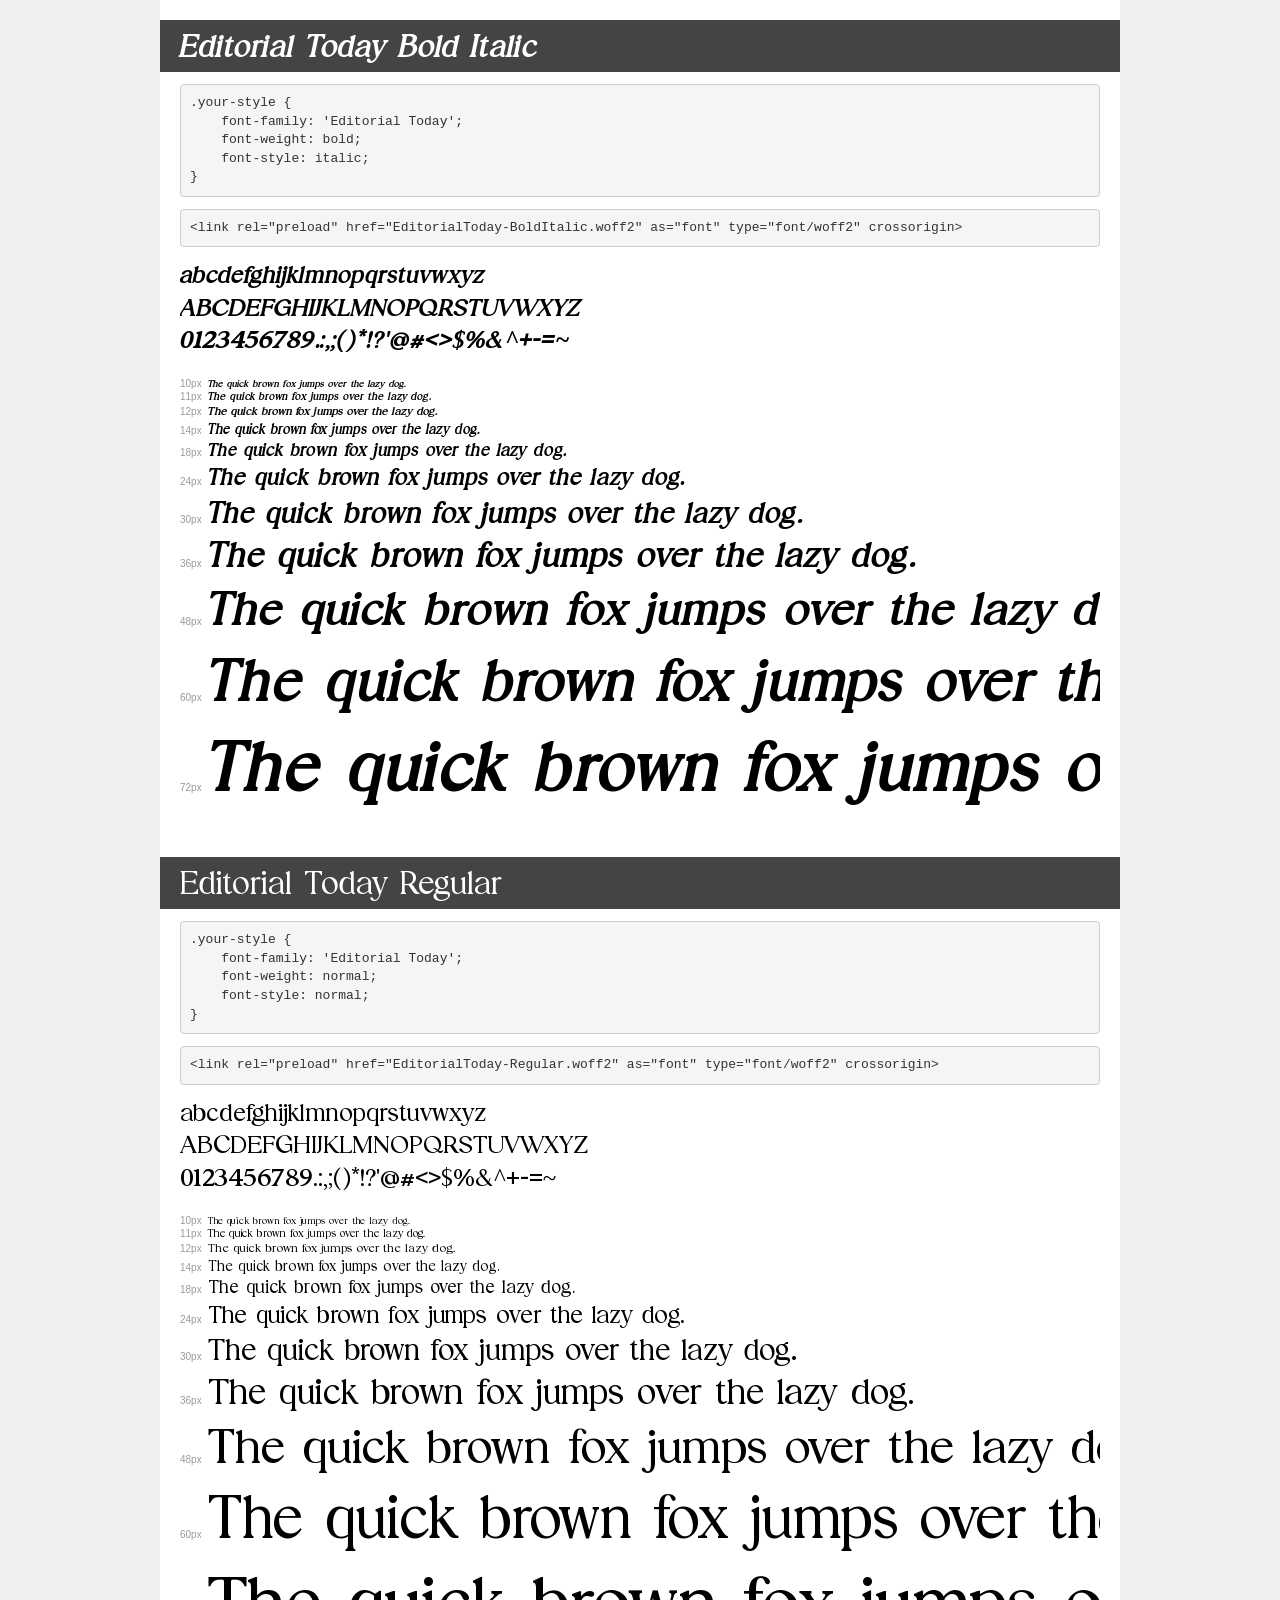
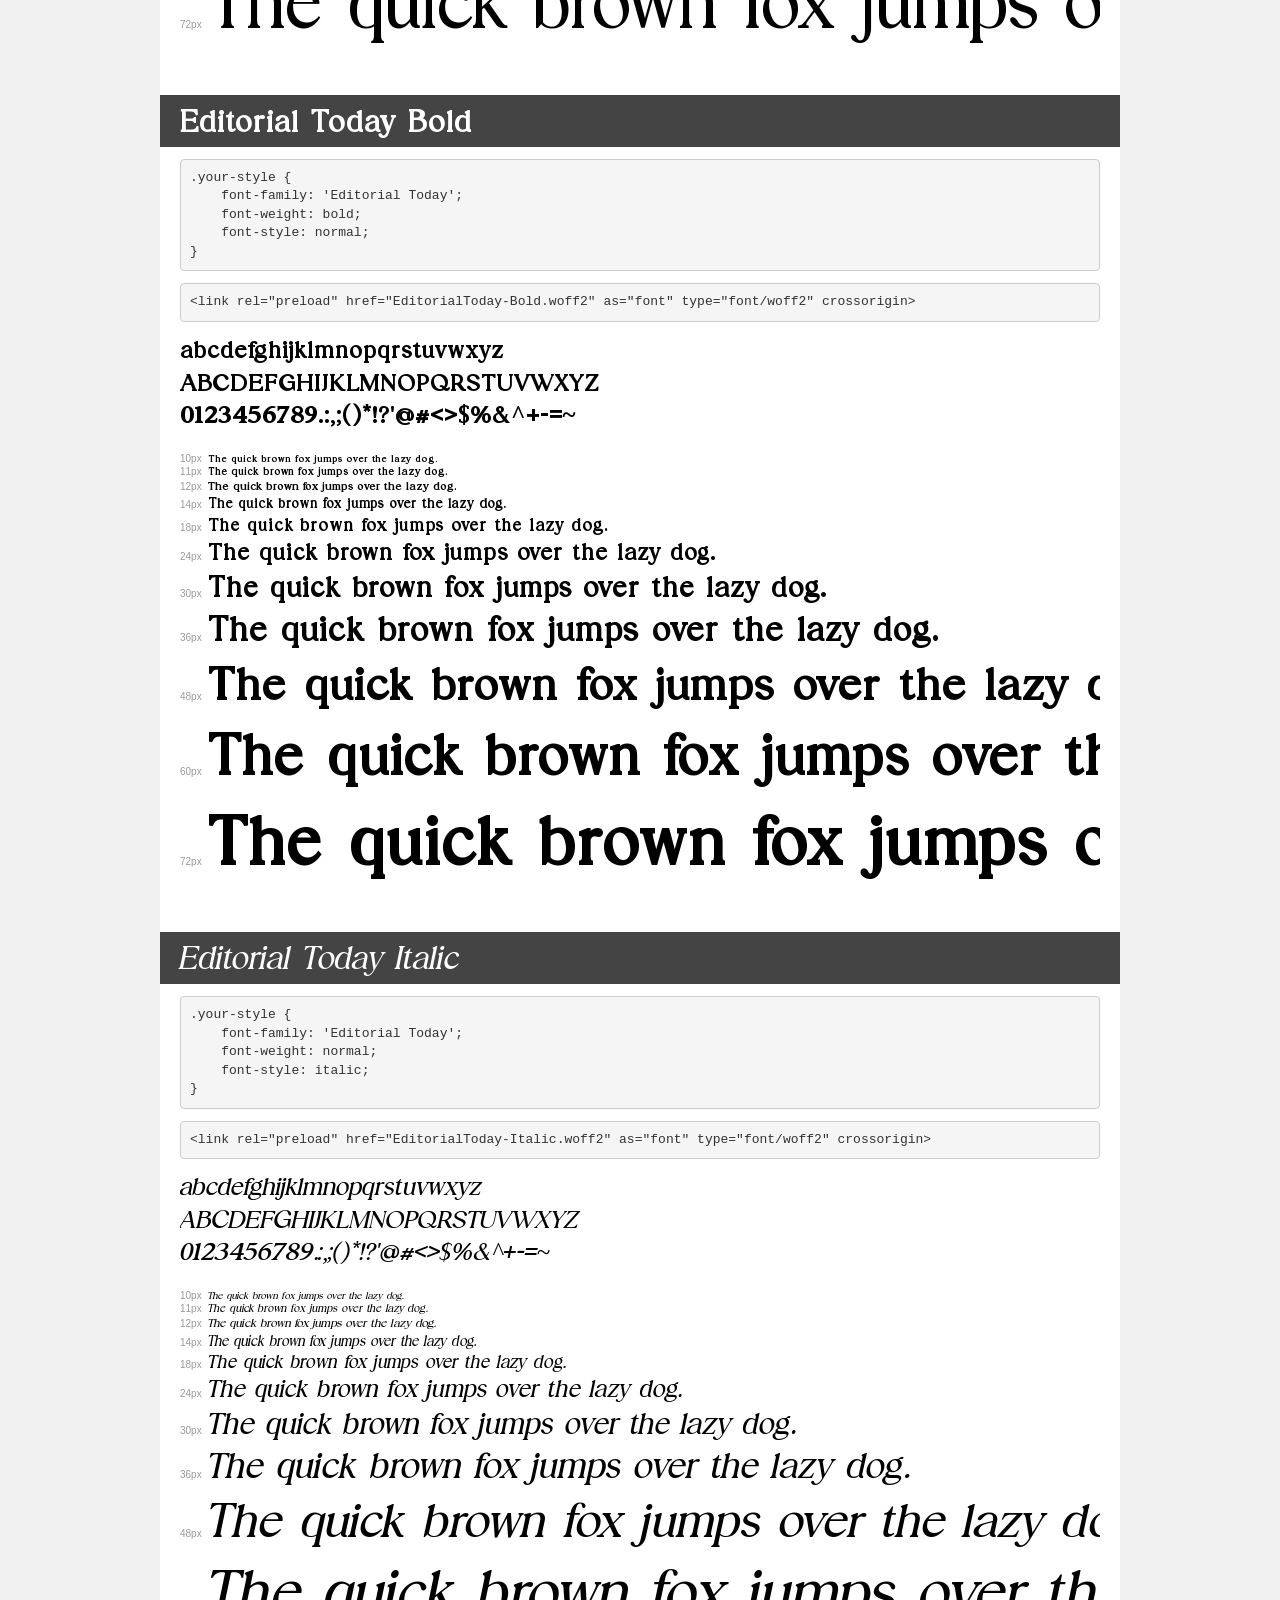
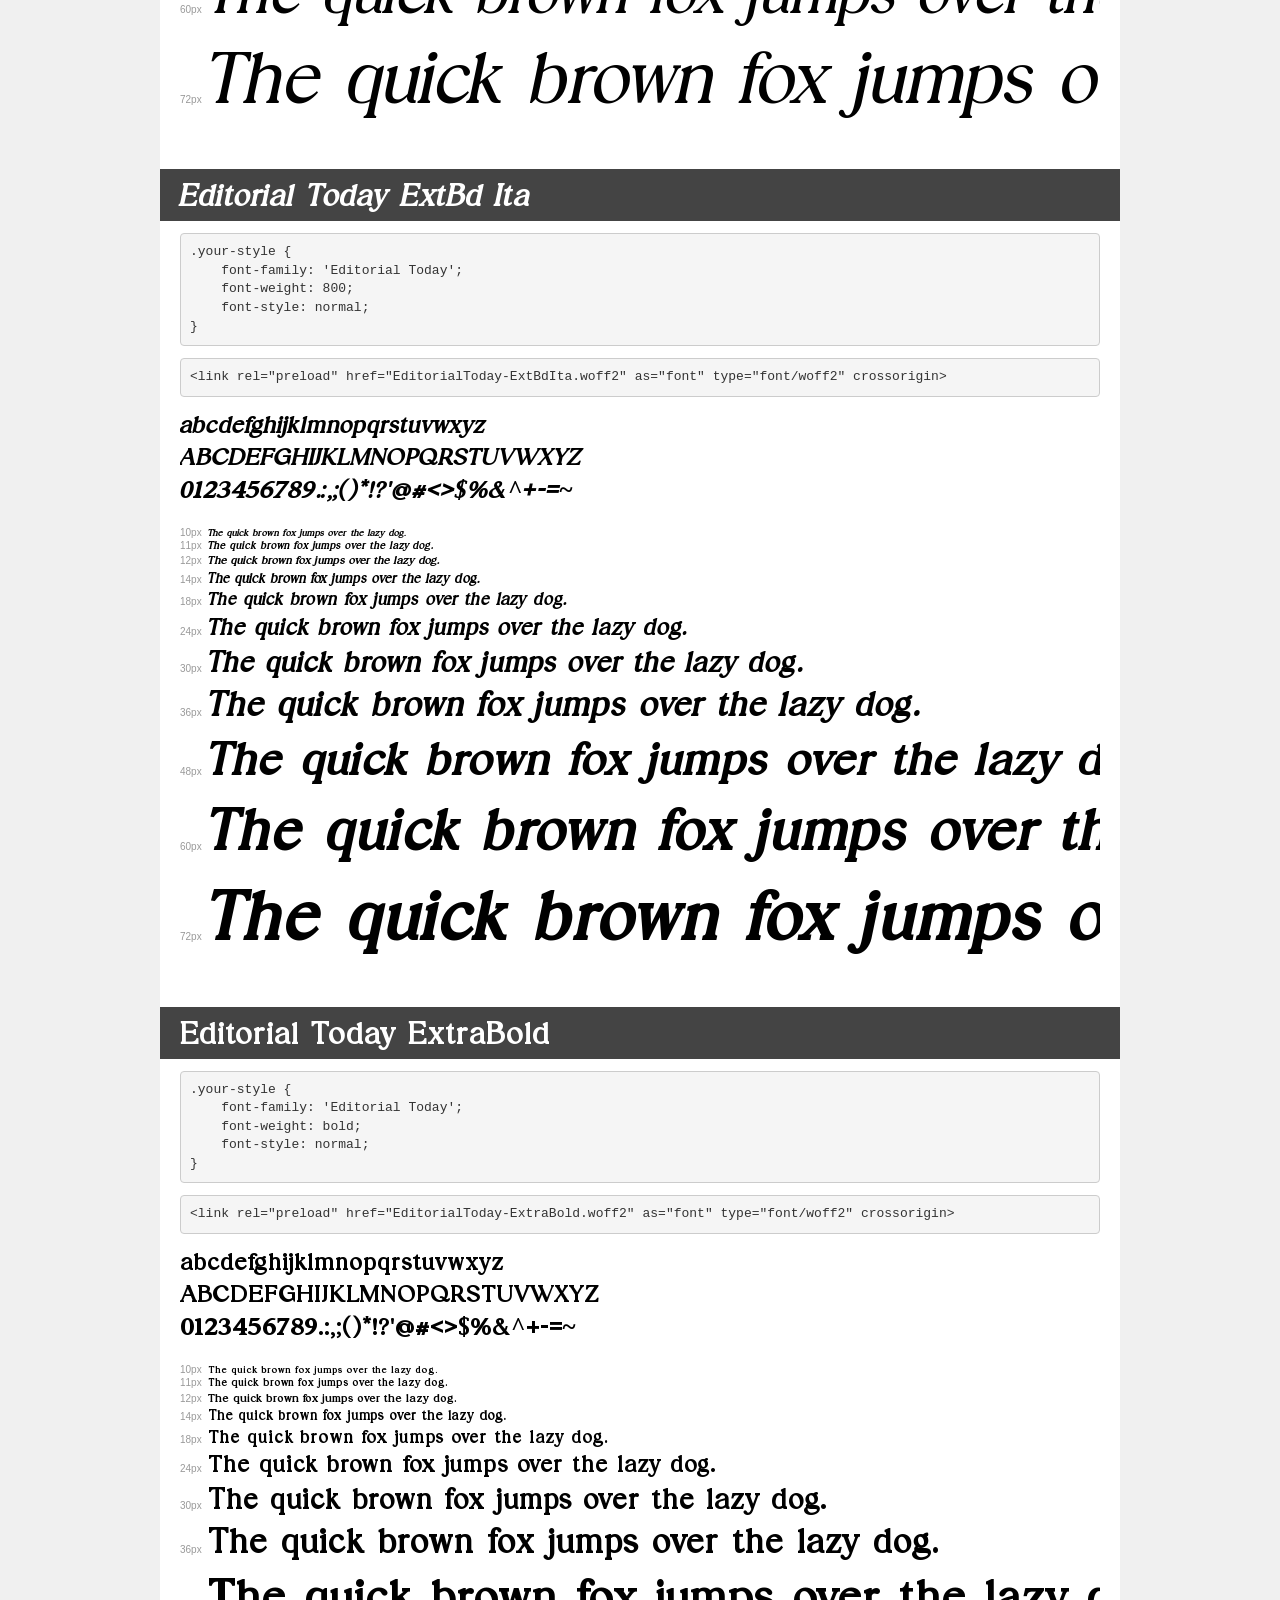
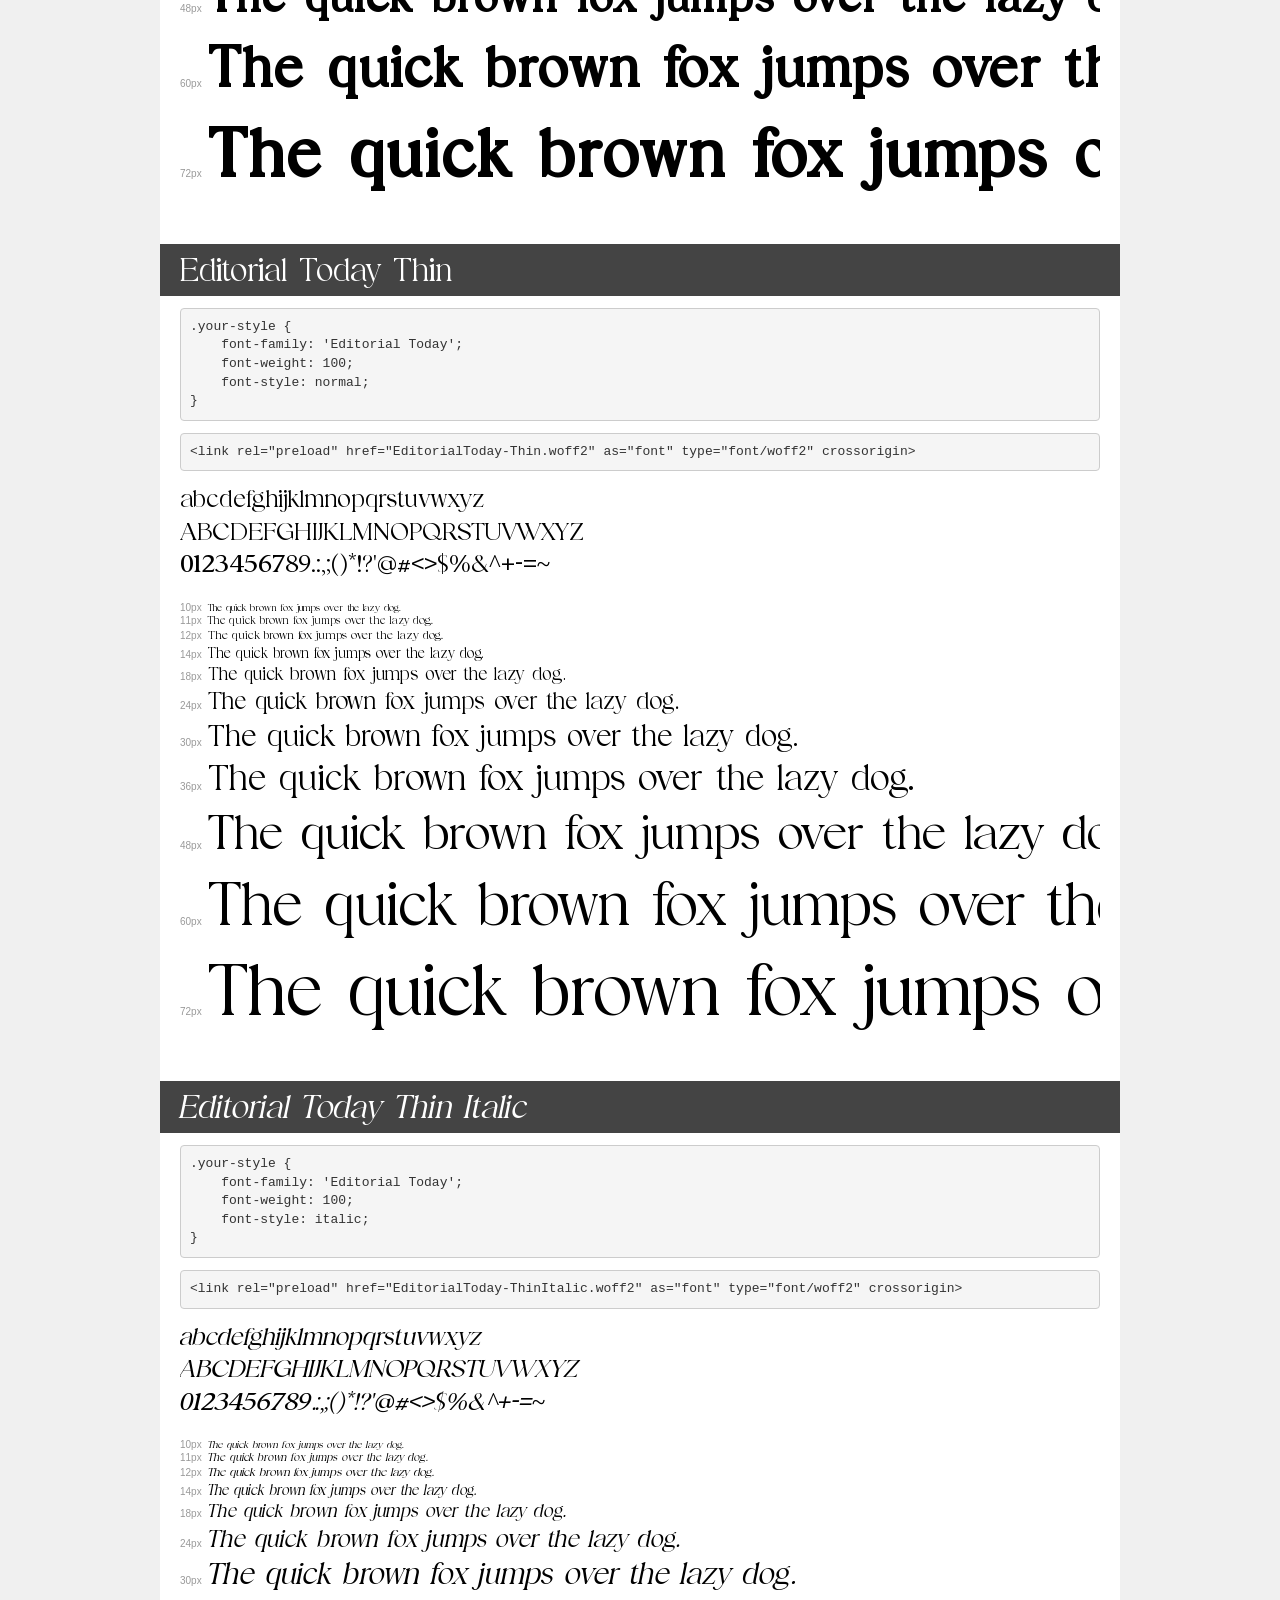
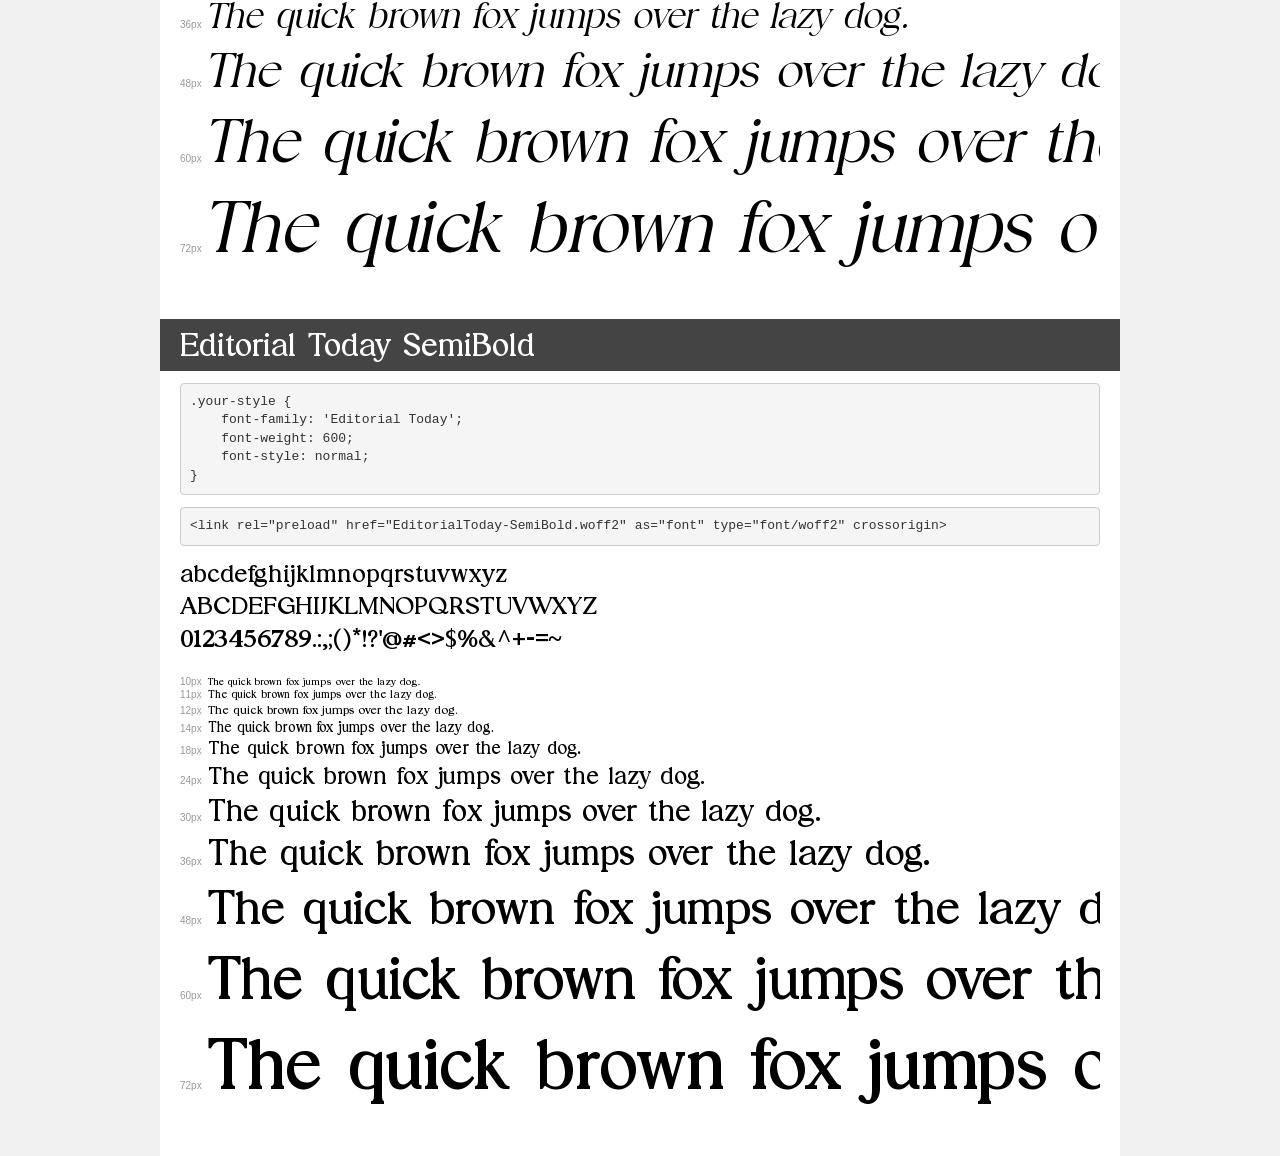
<file: fonts/editorial-today/demo.html>
<!DOCTYPE html>
<html lang="en">
<head>
    <meta charset="utf-8">
    <meta http-equiv="X-UA-Compatible" content="IE=edge">
    <meta name="viewport" content="width=device-width, initial-scale=1">
    <meta name="robots" content="noindex, noarchive">
    <meta name="format-detection" content="telephone=no">
    <title>Transfonter demo</title>
    <link href="stylesheet.css" rel="stylesheet">
    <style>
        /*
        http://meyerweb.com/eric/tools/css/reset/
        v2.0 | 20110126
        License: none (public domain)
        */
        html, body, div, span, applet, object, iframe,
        h1, h2, h3, h4, h5, h6, p, blockquote, pre,
        a, abbr, acronym, address, big, cite, code,
        del, dfn, em, img, ins, kbd, q, s, samp,
        small, strike, strong, sub, sup, tt, var,
        b, u, i, center,
        dl, dt, dd, ol, ul, li,
        fieldset, form, label, legend,
        table, caption, tbody, tfoot, thead, tr, th, td,
        article, aside, canvas, details, embed,
        figure, figcaption, footer, header, hgroup,
        menu, nav, output, ruby, section, summary,
        time, mark, audio, video {
            margin: 0;
            padding: 0;
            border: 0;
            font-size: 100%;
            font: inherit;
            vertical-align: baseline;
        }
        /* HTML5 display-role reset for older browsers */
        article, aside, details, figcaption, figure,
        footer, header, hgroup, menu, nav, section {
            display: block;
        }
        body {
            line-height: 1;
        }
        ol, ul {
            list-style: none;
        }
        blockquote, q {
            quotes: none;
        }
        blockquote:before, blockquote:after,
        q:before, q:after {
            content: '';
            content: none;
        }
        table {
            border-collapse: collapse;
            border-spacing: 0;
        }
        /* demo styles */
        body {
            background: #f0f0f0;
            color: #000;
        }
        .page {
            background: #fff;
            width: 920px;
            margin: 0 auto;
            padding: 20px 20px 0 20px;
            overflow: hidden;
        }
        .font-container {
            overflow-x: auto;
            overflow-y: hidden;
            margin-bottom: 40px;
            line-height: 1.3;
            white-space: nowrap;
            padding-bottom: 5px;
        }
        h1 {
            position: relative;
            background: #444;
            font-size: 32px;
            color: #fff;
            padding: 10px 20px;
            margin: 0 -20px 12px -20px;
        }
        .letters {
            font-size: 25px;
            margin-bottom: 20px;
        }
        .s10:before {
            content: '10px';
        }
        .s11:before {
            content: '11px';
        }
        .s12:before {
            content: '12px';
        }
        .s14:before {
            content: '14px';
        }
        .s18:before {
            content: '18px';
        }
        .s24:before {
            content: '24px';
        }
        .s30:before {
            content: '30px';
        }
        .s36:before {
            content: '36px';
        }
        .s48:before {
            content: '48px';
        }
        .s60:before {
            content: '60px';
        }
        .s72:before {
            content: '72px';
        }
        .s10:before, .s11:before, .s12:before, .s14:before,
        .s18:before, .s24:before, .s30:before, .s36:before,
        .s48:before, .s60:before, .s72:before {
            font-family: Arial, sans-serif;
            font-size: 10px;
            font-weight: normal;
            font-style: normal;
            color: #999;
            padding-right: 6px;
        }
        pre {
            display: block;
            padding: 9px;
            margin: 0 0 12px;
            font-family: Monaco, Menlo, Consolas, "Courier New", monospace;
            font-size: 13px;
            line-height: 1.428571429;
            color: #333;
            font-weight: normal;
            font-style: normal;
            background-color: #f5f5f5;
            border: 1px solid #ccc;
            overflow-x: auto;
            border-radius: 4px;
        }
        /* responsive */
        @media (max-width: 959px) {
            .page {
                width: auto;
                margin: 0;
            }
        }
    </style>
</head>
<body>
<div class="page">
    <div class="demo">
        <h1 style="font-family: 'Editorial Today'; font-weight: bold; font-style: italic;">Editorial Today Bold Italic</h1>
        <pre title="Usage">.your-style {
    font-family: 'Editorial Today';
    font-weight: bold;
    font-style: italic;
}</pre>
        <pre title="Preload (optional)">
&lt;link rel=&quot;preload&quot; href=&quot;EditorialToday-BoldItalic.woff2&quot; as=&quot;font&quot; type=&quot;font/woff2&quot; crossorigin&gt;</pre>
        <div class="font-container" style="font-family: 'Editorial Today'; font-weight: bold; font-style: italic;">
            <p class="letters">
                abcdefghijklmnopqrstuvwxyz<br>
ABCDEFGHIJKLMNOPQRSTUVWXYZ<br>
                0123456789.:,;()*!?'@#&lt;&gt;$%&^+-=~
            </p>
            <p class="s10" style="font-size: 10px;">The quick brown fox jumps over the lazy dog.</p>
            <p class="s11" style="font-size: 11px;">The quick brown fox jumps over the lazy dog.</p>
            <p class="s12" style="font-size: 12px;">The quick brown fox jumps over the lazy dog.</p>
            <p class="s14" style="font-size: 14px;">The quick brown fox jumps over the lazy dog.</p>
            <p class="s18" style="font-size: 18px;">The quick brown fox jumps over the lazy dog.</p>
            <p class="s24" style="font-size: 24px;">The quick brown fox jumps over the lazy dog.</p>
            <p class="s30" style="font-size: 30px;">The quick brown fox jumps over the lazy dog.</p>
            <p class="s36" style="font-size: 36px;">The quick brown fox jumps over the lazy dog.</p>
            <p class="s48" style="font-size: 48px;">The quick brown fox jumps over the lazy dog.</p>
            <p class="s60" style="font-size: 60px;">The quick brown fox jumps over the lazy dog.</p>
            <p class="s72" style="font-size: 72px;">The quick brown fox jumps over the lazy dog.</p>
        </div>
    </div>

    <div class="demo">
        <h1 style="font-family: 'Editorial Today'; font-weight: normal; font-style: normal;">Editorial Today Regular</h1>
        <pre title="Usage">.your-style {
    font-family: 'Editorial Today';
    font-weight: normal;
    font-style: normal;
}</pre>
        <pre title="Preload (optional)">
&lt;link rel=&quot;preload&quot; href=&quot;EditorialToday-Regular.woff2&quot; as=&quot;font&quot; type=&quot;font/woff2&quot; crossorigin&gt;</pre>
        <div class="font-container" style="font-family: 'Editorial Today'; font-weight: normal; font-style: normal;">
            <p class="letters">
                abcdefghijklmnopqrstuvwxyz<br>
ABCDEFGHIJKLMNOPQRSTUVWXYZ<br>
                0123456789.:,;()*!?'@#&lt;&gt;$%&^+-=~
            </p>
            <p class="s10" style="font-size: 10px;">The quick brown fox jumps over the lazy dog.</p>
            <p class="s11" style="font-size: 11px;">The quick brown fox jumps over the lazy dog.</p>
            <p class="s12" style="font-size: 12px;">The quick brown fox jumps over the lazy dog.</p>
            <p class="s14" style="font-size: 14px;">The quick brown fox jumps over the lazy dog.</p>
            <p class="s18" style="font-size: 18px;">The quick brown fox jumps over the lazy dog.</p>
            <p class="s24" style="font-size: 24px;">The quick brown fox jumps over the lazy dog.</p>
            <p class="s30" style="font-size: 30px;">The quick brown fox jumps over the lazy dog.</p>
            <p class="s36" style="font-size: 36px;">The quick brown fox jumps over the lazy dog.</p>
            <p class="s48" style="font-size: 48px;">The quick brown fox jumps over the lazy dog.</p>
            <p class="s60" style="font-size: 60px;">The quick brown fox jumps over the lazy dog.</p>
            <p class="s72" style="font-size: 72px;">The quick brown fox jumps over the lazy dog.</p>
        </div>
    </div>

    <div class="demo">
        <h1 style="font-family: 'Editorial Today'; font-weight: bold; font-style: normal;">Editorial Today Bold</h1>
        <pre title="Usage">.your-style {
    font-family: 'Editorial Today';
    font-weight: bold;
    font-style: normal;
}</pre>
        <pre title="Preload (optional)">
&lt;link rel=&quot;preload&quot; href=&quot;EditorialToday-Bold.woff2&quot; as=&quot;font&quot; type=&quot;font/woff2&quot; crossorigin&gt;</pre>
        <div class="font-container" style="font-family: 'Editorial Today'; font-weight: bold; font-style: normal;">
            <p class="letters">
                abcdefghijklmnopqrstuvwxyz<br>
ABCDEFGHIJKLMNOPQRSTUVWXYZ<br>
                0123456789.:,;()*!?'@#&lt;&gt;$%&^+-=~
            </p>
            <p class="s10" style="font-size: 10px;">The quick brown fox jumps over the lazy dog.</p>
            <p class="s11" style="font-size: 11px;">The quick brown fox jumps over the lazy dog.</p>
            <p class="s12" style="font-size: 12px;">The quick brown fox jumps over the lazy dog.</p>
            <p class="s14" style="font-size: 14px;">The quick brown fox jumps over the lazy dog.</p>
            <p class="s18" style="font-size: 18px;">The quick brown fox jumps over the lazy dog.</p>
            <p class="s24" style="font-size: 24px;">The quick brown fox jumps over the lazy dog.</p>
            <p class="s30" style="font-size: 30px;">The quick brown fox jumps over the lazy dog.</p>
            <p class="s36" style="font-size: 36px;">The quick brown fox jumps over the lazy dog.</p>
            <p class="s48" style="font-size: 48px;">The quick brown fox jumps over the lazy dog.</p>
            <p class="s60" style="font-size: 60px;">The quick brown fox jumps over the lazy dog.</p>
            <p class="s72" style="font-size: 72px;">The quick brown fox jumps over the lazy dog.</p>
        </div>
    </div>

    <div class="demo">
        <h1 style="font-family: 'Editorial Today'; font-weight: normal; font-style: italic;">Editorial Today Italic</h1>
        <pre title="Usage">.your-style {
    font-family: 'Editorial Today';
    font-weight: normal;
    font-style: italic;
}</pre>
        <pre title="Preload (optional)">
&lt;link rel=&quot;preload&quot; href=&quot;EditorialToday-Italic.woff2&quot; as=&quot;font&quot; type=&quot;font/woff2&quot; crossorigin&gt;</pre>
        <div class="font-container" style="font-family: 'Editorial Today'; font-weight: normal; font-style: italic;">
            <p class="letters">
                abcdefghijklmnopqrstuvwxyz<br>
ABCDEFGHIJKLMNOPQRSTUVWXYZ<br>
                0123456789.:,;()*!?'@#&lt;&gt;$%&^+-=~
            </p>
            <p class="s10" style="font-size: 10px;">The quick brown fox jumps over the lazy dog.</p>
            <p class="s11" style="font-size: 11px;">The quick brown fox jumps over the lazy dog.</p>
            <p class="s12" style="font-size: 12px;">The quick brown fox jumps over the lazy dog.</p>
            <p class="s14" style="font-size: 14px;">The quick brown fox jumps over the lazy dog.</p>
            <p class="s18" style="font-size: 18px;">The quick brown fox jumps over the lazy dog.</p>
            <p class="s24" style="font-size: 24px;">The quick brown fox jumps over the lazy dog.</p>
            <p class="s30" style="font-size: 30px;">The quick brown fox jumps over the lazy dog.</p>
            <p class="s36" style="font-size: 36px;">The quick brown fox jumps over the lazy dog.</p>
            <p class="s48" style="font-size: 48px;">The quick brown fox jumps over the lazy dog.</p>
            <p class="s60" style="font-size: 60px;">The quick brown fox jumps over the lazy dog.</p>
            <p class="s72" style="font-size: 72px;">The quick brown fox jumps over the lazy dog.</p>
        </div>
    </div>

    <div class="demo">
        <h1 style="font-family: 'Editorial Today'; font-weight: 800; font-style: normal;">Editorial Today ExtBd Ita</h1>
        <pre title="Usage">.your-style {
    font-family: 'Editorial Today';
    font-weight: 800;
    font-style: normal;
}</pre>
        <pre title="Preload (optional)">
&lt;link rel=&quot;preload&quot; href=&quot;EditorialToday-ExtBdIta.woff2&quot; as=&quot;font&quot; type=&quot;font/woff2&quot; crossorigin&gt;</pre>
        <div class="font-container" style="font-family: 'Editorial Today'; font-weight: 800; font-style: normal;">
            <p class="letters">
                abcdefghijklmnopqrstuvwxyz<br>
ABCDEFGHIJKLMNOPQRSTUVWXYZ<br>
                0123456789.:,;()*!?'@#&lt;&gt;$%&^+-=~
            </p>
            <p class="s10" style="font-size: 10px;">The quick brown fox jumps over the lazy dog.</p>
            <p class="s11" style="font-size: 11px;">The quick brown fox jumps over the lazy dog.</p>
            <p class="s12" style="font-size: 12px;">The quick brown fox jumps over the lazy dog.</p>
            <p class="s14" style="font-size: 14px;">The quick brown fox jumps over the lazy dog.</p>
            <p class="s18" style="font-size: 18px;">The quick brown fox jumps over the lazy dog.</p>
            <p class="s24" style="font-size: 24px;">The quick brown fox jumps over the lazy dog.</p>
            <p class="s30" style="font-size: 30px;">The quick brown fox jumps over the lazy dog.</p>
            <p class="s36" style="font-size: 36px;">The quick brown fox jumps over the lazy dog.</p>
            <p class="s48" style="font-size: 48px;">The quick brown fox jumps over the lazy dog.</p>
            <p class="s60" style="font-size: 60px;">The quick brown fox jumps over the lazy dog.</p>
            <p class="s72" style="font-size: 72px;">The quick brown fox jumps over the lazy dog.</p>
        </div>
    </div>

    <div class="demo">
        <h1 style="font-family: 'Editorial Today'; font-weight: bold; font-style: normal;">Editorial Today ExtraBold</h1>
        <pre title="Usage">.your-style {
    font-family: 'Editorial Today';
    font-weight: bold;
    font-style: normal;
}</pre>
        <pre title="Preload (optional)">
&lt;link rel=&quot;preload&quot; href=&quot;EditorialToday-ExtraBold.woff2&quot; as=&quot;font&quot; type=&quot;font/woff2&quot; crossorigin&gt;</pre>
        <div class="font-container" style="font-family: 'Editorial Today'; font-weight: bold; font-style: normal;">
            <p class="letters">
                abcdefghijklmnopqrstuvwxyz<br>
ABCDEFGHIJKLMNOPQRSTUVWXYZ<br>
                0123456789.:,;()*!?'@#&lt;&gt;$%&^+-=~
            </p>
            <p class="s10" style="font-size: 10px;">The quick brown fox jumps over the lazy dog.</p>
            <p class="s11" style="font-size: 11px;">The quick brown fox jumps over the lazy dog.</p>
            <p class="s12" style="font-size: 12px;">The quick brown fox jumps over the lazy dog.</p>
            <p class="s14" style="font-size: 14px;">The quick brown fox jumps over the lazy dog.</p>
            <p class="s18" style="font-size: 18px;">The quick brown fox jumps over the lazy dog.</p>
            <p class="s24" style="font-size: 24px;">The quick brown fox jumps over the lazy dog.</p>
            <p class="s30" style="font-size: 30px;">The quick brown fox jumps over the lazy dog.</p>
            <p class="s36" style="font-size: 36px;">The quick brown fox jumps over the lazy dog.</p>
            <p class="s48" style="font-size: 48px;">The quick brown fox jumps over the lazy dog.</p>
            <p class="s60" style="font-size: 60px;">The quick brown fox jumps over the lazy dog.</p>
            <p class="s72" style="font-size: 72px;">The quick brown fox jumps over the lazy dog.</p>
        </div>
    </div>

    <div class="demo">
        <h1 style="font-family: 'Editorial Today'; font-weight: 100; font-style: normal;">Editorial Today Thin</h1>
        <pre title="Usage">.your-style {
    font-family: 'Editorial Today';
    font-weight: 100;
    font-style: normal;
}</pre>
        <pre title="Preload (optional)">
&lt;link rel=&quot;preload&quot; href=&quot;EditorialToday-Thin.woff2&quot; as=&quot;font&quot; type=&quot;font/woff2&quot; crossorigin&gt;</pre>
        <div class="font-container" style="font-family: 'Editorial Today'; font-weight: 100; font-style: normal;">
            <p class="letters">
                abcdefghijklmnopqrstuvwxyz<br>
ABCDEFGHIJKLMNOPQRSTUVWXYZ<br>
                0123456789.:,;()*!?'@#&lt;&gt;$%&^+-=~
            </p>
            <p class="s10" style="font-size: 10px;">The quick brown fox jumps over the lazy dog.</p>
            <p class="s11" style="font-size: 11px;">The quick brown fox jumps over the lazy dog.</p>
            <p class="s12" style="font-size: 12px;">The quick brown fox jumps over the lazy dog.</p>
            <p class="s14" style="font-size: 14px;">The quick brown fox jumps over the lazy dog.</p>
            <p class="s18" style="font-size: 18px;">The quick brown fox jumps over the lazy dog.</p>
            <p class="s24" style="font-size: 24px;">The quick brown fox jumps over the lazy dog.</p>
            <p class="s30" style="font-size: 30px;">The quick brown fox jumps over the lazy dog.</p>
            <p class="s36" style="font-size: 36px;">The quick brown fox jumps over the lazy dog.</p>
            <p class="s48" style="font-size: 48px;">The quick brown fox jumps over the lazy dog.</p>
            <p class="s60" style="font-size: 60px;">The quick brown fox jumps over the lazy dog.</p>
            <p class="s72" style="font-size: 72px;">The quick brown fox jumps over the lazy dog.</p>
        </div>
    </div>

    <div class="demo">
        <h1 style="font-family: 'Editorial Today'; font-weight: 100; font-style: italic;">Editorial Today Thin Italic</h1>
        <pre title="Usage">.your-style {
    font-family: 'Editorial Today';
    font-weight: 100;
    font-style: italic;
}</pre>
        <pre title="Preload (optional)">
&lt;link rel=&quot;preload&quot; href=&quot;EditorialToday-ThinItalic.woff2&quot; as=&quot;font&quot; type=&quot;font/woff2&quot; crossorigin&gt;</pre>
        <div class="font-container" style="font-family: 'Editorial Today'; font-weight: 100; font-style: italic;">
            <p class="letters">
                abcdefghijklmnopqrstuvwxyz<br>
ABCDEFGHIJKLMNOPQRSTUVWXYZ<br>
                0123456789.:,;()*!?'@#&lt;&gt;$%&^+-=~
            </p>
            <p class="s10" style="font-size: 10px;">The quick brown fox jumps over the lazy dog.</p>
            <p class="s11" style="font-size: 11px;">The quick brown fox jumps over the lazy dog.</p>
            <p class="s12" style="font-size: 12px;">The quick brown fox jumps over the lazy dog.</p>
            <p class="s14" style="font-size: 14px;">The quick brown fox jumps over the lazy dog.</p>
            <p class="s18" style="font-size: 18px;">The quick brown fox jumps over the lazy dog.</p>
            <p class="s24" style="font-size: 24px;">The quick brown fox jumps over the lazy dog.</p>
            <p class="s30" style="font-size: 30px;">The quick brown fox jumps over the lazy dog.</p>
            <p class="s36" style="font-size: 36px;">The quick brown fox jumps over the lazy dog.</p>
            <p class="s48" style="font-size: 48px;">The quick brown fox jumps over the lazy dog.</p>
            <p class="s60" style="font-size: 60px;">The quick brown fox jumps over the lazy dog.</p>
            <p class="s72" style="font-size: 72px;">The quick brown fox jumps over the lazy dog.</p>
        </div>
    </div>

    <div class="demo">
        <h1 style="font-family: 'Editorial Today'; font-weight: 600; font-style: normal;">Editorial Today SemiBold</h1>
        <pre title="Usage">.your-style {
    font-family: 'Editorial Today';
    font-weight: 600;
    font-style: normal;
}</pre>
        <pre title="Preload (optional)">
&lt;link rel=&quot;preload&quot; href=&quot;EditorialToday-SemiBold.woff2&quot; as=&quot;font&quot; type=&quot;font/woff2&quot; crossorigin&gt;</pre>
        <div class="font-container" style="font-family: 'Editorial Today'; font-weight: 600; font-style: normal;">
            <p class="letters">
                abcdefghijklmnopqrstuvwxyz<br>
ABCDEFGHIJKLMNOPQRSTUVWXYZ<br>
                0123456789.:,;()*!?'@#&lt;&gt;$%&^+-=~
            </p>
            <p class="s10" style="font-size: 10px;">The quick brown fox jumps over the lazy dog.</p>
            <p class="s11" style="font-size: 11px;">The quick brown fox jumps over the lazy dog.</p>
            <p class="s12" style="font-size: 12px;">The quick brown fox jumps over the lazy dog.</p>
            <p class="s14" style="font-size: 14px;">The quick brown fox jumps over the lazy dog.</p>
            <p class="s18" style="font-size: 18px;">The quick brown fox jumps over the lazy dog.</p>
            <p class="s24" style="font-size: 24px;">The quick brown fox jumps over the lazy dog.</p>
            <p class="s30" style="font-size: 30px;">The quick brown fox jumps over the lazy dog.</p>
            <p class="s36" style="font-size: 36px;">The quick brown fox jumps over the lazy dog.</p>
            <p class="s48" style="font-size: 48px;">The quick brown fox jumps over the lazy dog.</p>
            <p class="s60" style="font-size: 60px;">The quick brown fox jumps over the lazy dog.</p>
            <p class="s72" style="font-size: 72px;">The quick brown fox jumps over the lazy dog.</p>
        </div>
    </div>

</div>
</body>
</html>
</file>
<file: fonts/editorial-today/stylesheet.css>
@font-face {
    font-family: 'Editorial Today';
    src: url('EditorialToday-BoldItalic.eot');
    src: local('Editorial Today Bold Italic'), local('EditorialToday-BoldItalic'),
        url('EditorialToday-BoldItalic.eot?#iefix') format('embedded-opentype'),
        url('EditorialToday-BoldItalic.woff2') format('woff2'),
        url('EditorialToday-BoldItalic.woff') format('woff'),
        url('EditorialToday-BoldItalic.ttf') format('truetype');
    font-weight: bold;
    font-style: italic;
    font-display: swap;
}

@font-face {
    font-family: 'Editorial Today';
    src: url('EditorialToday-Regular.eot');
    src: local('Editorial Today Regular'), local('EditorialToday-Regular'),
        url('EditorialToday-Regular.eot?#iefix') format('embedded-opentype'),
        url('EditorialToday-Regular.woff2') format('woff2'),
        url('EditorialToday-Regular.woff') format('woff'),
        url('EditorialToday-Regular.ttf') format('truetype');
    font-weight: normal;
    font-style: normal;
    font-display: swap;
}

@font-face {
    font-family: 'Editorial Today';
    src: url('EditorialToday-Bold.eot');
    src: local('Editorial Today Bold'), local('EditorialToday-Bold'),
        url('EditorialToday-Bold.eot?#iefix') format('embedded-opentype'),
        url('EditorialToday-Bold.woff2') format('woff2'),
        url('EditorialToday-Bold.woff') format('woff'),
        url('EditorialToday-Bold.ttf') format('truetype');
    font-weight: bold;
    font-style: normal;
    font-display: swap;
}

@font-face {
    font-family: 'Editorial Today';
    src: url('EditorialToday-Italic.eot');
    src: local('Editorial Today Italic'), local('EditorialToday-Italic'),
        url('EditorialToday-Italic.eot?#iefix') format('embedded-opentype'),
        url('EditorialToday-Italic.woff2') format('woff2'),
        url('EditorialToday-Italic.woff') format('woff'),
        url('EditorialToday-Italic.ttf') format('truetype');
    font-weight: normal;
    font-style: italic;
    font-display: swap;
}

@font-face {
    font-family: 'Editorial Today';
    src: url('EditorialToday-ExtBdIta.eot');
    src: local('Editorial Today ExtBd Ita'), local('EditorialToday-ExtBdIta'),
        url('EditorialToday-ExtBdIta.eot?#iefix') format('embedded-opentype'),
        url('EditorialToday-ExtBdIta.woff2') format('woff2'),
        url('EditorialToday-ExtBdIta.woff') format('woff'),
        url('EditorialToday-ExtBdIta.ttf') format('truetype');
    font-weight: 800;
    font-style: normal;
    font-display: swap;
}

@font-face {
    font-family: 'Editorial Today';
    src: url('EditorialToday-ExtraBold.eot');
    src: local('Editorial Today ExtraBold'), local('EditorialToday-ExtraBold'),
        url('EditorialToday-ExtraBold.eot?#iefix') format('embedded-opentype'),
        url('EditorialToday-ExtraBold.woff2') format('woff2'),
        url('EditorialToday-ExtraBold.woff') format('woff'),
        url('EditorialToday-ExtraBold.ttf') format('truetype');
    font-weight: bold;
    font-style: normal;
    font-display: swap;
}

@font-face {
    font-family: 'Editorial Today';
    src: url('EditorialToday-Thin.eot');
    src: local('Editorial Today Thin'), local('EditorialToday-Thin'),
        url('EditorialToday-Thin.eot?#iefix') format('embedded-opentype'),
        url('EditorialToday-Thin.woff2') format('woff2'),
        url('EditorialToday-Thin.woff') format('woff'),
        url('EditorialToday-Thin.ttf') format('truetype');
    font-weight: 100;
    font-style: normal;
    font-display: swap;
}

@font-face {
    font-family: 'Editorial Today';
    src: url('EditorialToday-ThinItalic.eot');
    src: local('Editorial Today Thin Italic'), local('EditorialToday-ThinItalic'),
        url('EditorialToday-ThinItalic.eot?#iefix') format('embedded-opentype'),
        url('EditorialToday-ThinItalic.woff2') format('woff2'),
        url('EditorialToday-ThinItalic.woff') format('woff'),
        url('EditorialToday-ThinItalic.ttf') format('truetype');
    font-weight: 100;
    font-style: italic;
    font-display: swap;
}

@font-face {
    font-family: 'Editorial Today';
    src: url('EditorialToday-SemiBold.eot');
    src: local('Editorial Today SemiBold'), local('EditorialToday-SemiBold'),
        url('EditorialToday-SemiBold.eot?#iefix') format('embedded-opentype'),
        url('EditorialToday-SemiBold.woff2') format('woff2'),
        url('EditorialToday-SemiBold.woff') format('woff'),
        url('EditorialToday-SemiBold.ttf') format('truetype');
    font-weight: 600;
    font-style: normal;
    font-display: swap;
}
</file>
